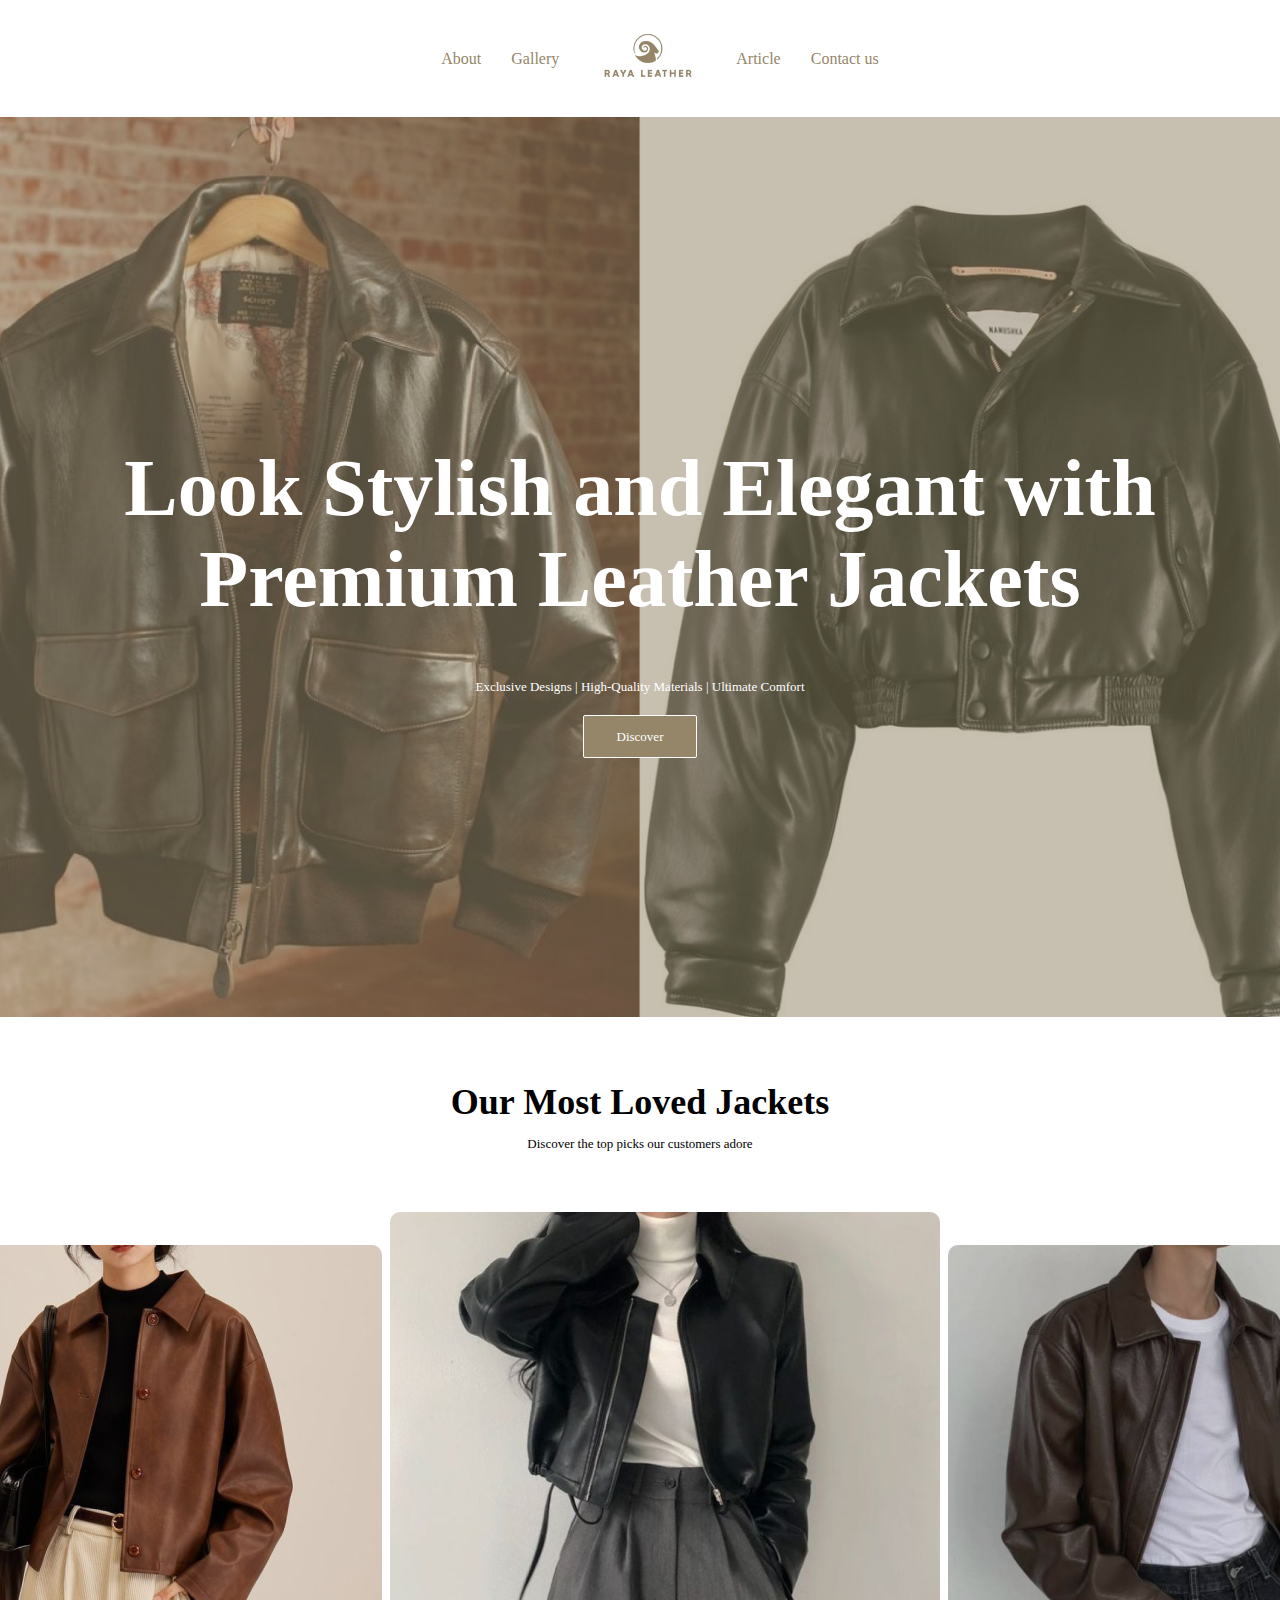
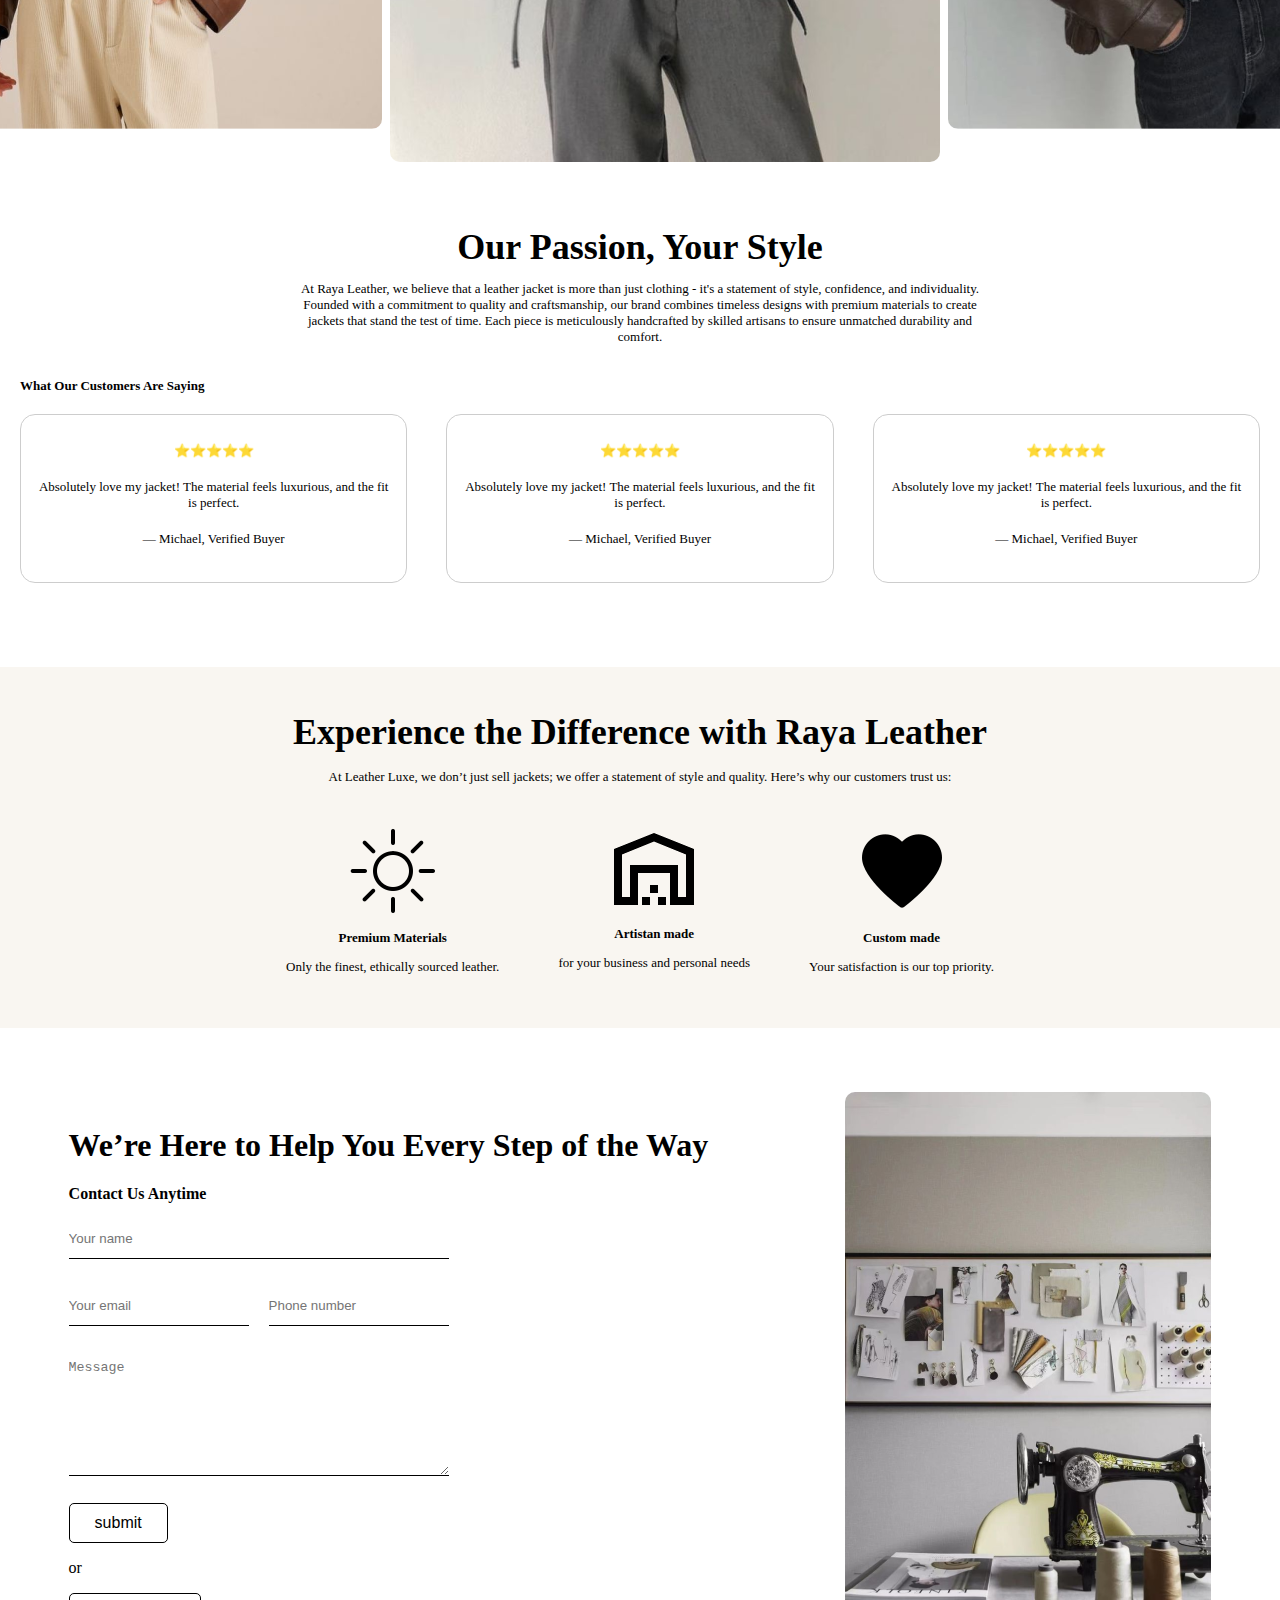
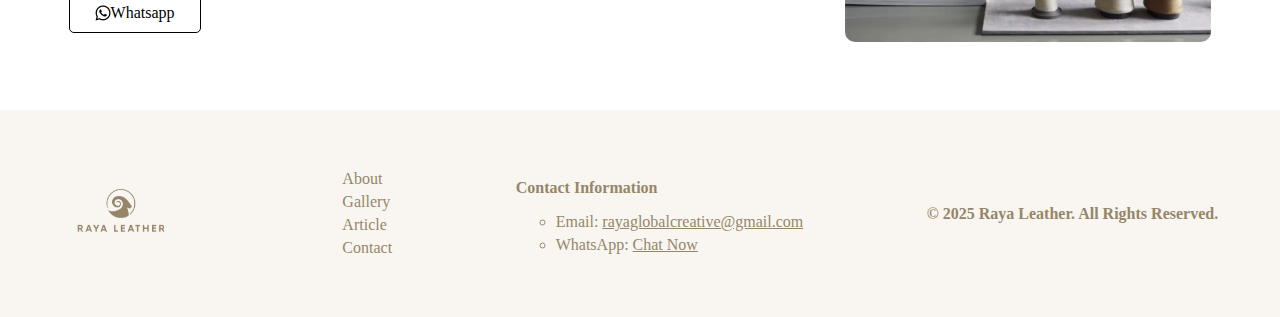
<file: index.html>
<!DOCTYPE html>
<html lang="en">
<head>
    <meta charset="UTF-8">
    <meta name="viewport" content="width=device-width, initial-scale=1.0">
    <title>Raya Leather</title>
    <link rel="icon" type="image/png" href="img/logoaja2.png">
    <link rel="stylesheet" href="styles.css">
    <link rel="icon" type="image/png" href="img/logoaja2.png">
    <!-- icon -->
    <link rel="stylesheet" href="https://fonts.googleapis.com/css2?family=Material+Symbols+Outlined:opsz,wght,FILL,GRAD@24,400,0,0&icon_names=sunny" />
    <link rel="stylesheet" href="https://fonts.googleapis.com/css2?family=Material+Symbols+Outlined:opsz,wght,FILL,GRAD@24,400,0,0&icon_names=menu" />
    <link rel="stylesheet" href="https://fonts.googleapis.com/css2?family=Material+Symbols+Outlined:opsz,wght,FILL,GRAD@24,400,0,0&icon_names=warehouse" />
</head>
<body>

    <header class="header">
        <nav class="container-nav">
            <ul class="ul-nav">
                <li><a href="about.html">About</a></li>
                <li><a href="gallery.html">Gallery</a></li>
                <li class="li-img"><a href="index.html"><img src="img/RAYA logo.png" alt="logo"></a></li>
                <li><a href="article.html">Article</a></li>
                <li><a href="#contact">Contact us</a></li>
            </ul>
            <ul class="ul-nav-menu" id="hamburger">
                <li class="li-img"><a href="index.html"><img src="img/RAYA logo.png" alt="logo"></a></li>
                <li><img src="img/Menu.png" id="menu" alt=""></li>
            </ul>
            <ul class="ul-nav-dn" id="mobileMenu">
                <li><a href="about.html">About</a></li>
                <li><a href="gallery.html">Gallery</a></li>
                <li><a href="article.html">Article</a></li>
                <li><a href="#contact">Contact us</a></li>
            </ul>
        </nav>
    </header>

    <section class="hero">
        <div class="hero-container-content">
            <div class="content">
                <h1>Look Stylish and Elegant with Premium Leather Jackets</h1>
                <p> Exclusive Designs | High-Quality Materials | Ultimate Comfort</p>
                    <a href="#featured">Discover</a>
            </div>
        </div>
    </section>

    <section class="featured" id="featured">
        <div class="container-f">
            <h1>Our Most Loved Jackets</h1>
            <p>Discover the top picks our customers adore</p>
            <div class="img-f">
                <img src="img/f1.png" alt="">
                <img class="img-mid" src="img/f2.png"  alt="">
                <img src="img/f3.png" alt="">
            </div>
        </div>
    </section>

    <section class="About" id="about">
        <div class="container-about">
            <h1>Our Passion, Your Style</h1>
            <p>At Raya Leather, we believe that a leather jacket is more than just clothing - it's a statement of style, confidence, and individuality. Founded with a commitment to quality and craftsmanship, our brand combines timeless designs with premium materials to create jackets that stand the test of time. Each piece is meticulously handcrafted by skilled artisans to ensure unmatched durability and comfort.</p>
        </div>
    </section>

    <section class="testi">
        <div class="container-testi">
            <p class="testi-p">What Our Customers Are Saying</p>
            <div class="reviews">
                <div class="col">
                    <p>⭐️⭐️⭐️⭐️⭐️</p>
                    <p>Absolutely love my jacket! The material feels luxurious, and the fit is perfect.</p>
                    <p>— Michael, Verified Buyer</p>
                </div>
                <div class="col">
                    <p>⭐️⭐️⭐️⭐️⭐️</p>
                    <p>Absolutely love my jacket! The material feels luxurious, and the fit is perfect.</p>
                    <p>— Michael, Verified Buyer</p>
                </div>
                <div class="col">
                    <p>⭐️⭐️⭐️⭐️⭐️</p>
                    <p>Absolutely love my jacket! The material feels luxurious, and the fit is perfect.</p>
                    <p>— Michael, Verified Buyer</p>
                </div>
            </div>
        </div>
    </section>

    <section class="why">
        <div class="container-why">
            <div class="why-title">
                <h1>Experience the Difference with Raya Leather</h1>
                <p>At Leather Luxe, we don’t just sell jackets; we offer a statement of style and quality. Here’s why our customers trust us:</p>
            </div>
            <div class="why-point">
                <div class="why-col">
                    <img src="img/Sun.png" alt="...">
                    <h4>Premium Materials</h4>
                    <p>Only the finest, ethically sourced leather.</p>
                </div>
                <div class="why-col">
                    <img src="img/warehouse.png" alt="...">
                    <h4>Artistan made</h4>
                    <p>for your business and personal needs</p>
                </div>
                <div class="why-col">
                    <img src="img/Love.png" alt="...">
                    <h4>Custom made</h4>
                    <p>Your satisfaction is our top priority.</p>
                </div>
            </div>
        </div>
    </section>

    <section class="Contact" id="contact">
        <div class="container-contact">
            <div class="form-contact">
                <h1>We’re Here to Help You Every Step of the Way</h1>
                <h4>Contact Us Anytime</h4>
                <form action="https://api.web3forms.com/submit" method="POST" class="contact-form">
                    <input type="hidden" name="access_key" value="e10f3ec4-cd03-49b8-b135-738d318ff8ca">
                    <input type="text" name="name" id="name" placeholder="Your name" required>
                    <div class="email-phone">
                        <input type="email" name="email" id="email" placeholder="Your email" required>
                        <input type="text" name="phone" id="phone" placeholder="Phone number" required>
                    </div>
                    <textarea name="Mesaage" id="Message" placeholder="Message" required></textarea>
                    <button type="submit">submit</button>
                </form>
                <p>or</p>
                <div class="wa">
                    <img src="img/WhatsApp.png" alt="">
                    <a href="https://wa.me/message/SSVZIR3A4XA6A1">Whatsapp</a>
                </div>
            </div>
            <div class="img-contact">
                <img src="img/contact.png" alt="...">
            </div>
        </div>
    </section>
    
    <footer>
        <div class="img-footer">
            <a href="index.html"><img src="img/RAYA logo 3.png" alt="..."></a>
        </div>
        <div class="nav-footer">
            <ul>
                <li><a href="about.html">About</a></li>                
                <li><a href="gallery.html">Gallery</a></li>                
                <li><a href="article.html">Article</a></li>                
                <li><a href="#contact">Contact</a></li>                

            </ul>
        </div>
        <div class="contact-footer">
            <h4>Contact Information</h4>
            <ul>
                <li>Email: <a href="#">rayaglobalcreative@gmail.com</a></li>
                <li>WhatsApp: <a href="https://wa.me/message/SSVZIR3A4XA6A1">Chat Now</a></li>
            </ul>
        </div>
        <div class="copyright">
            <p>© 2025 Raya Leather. All Rights Reserved.</p>
        </div>
    </footer>

    <script src="script.js"></script>
</body>
</html>
</file>
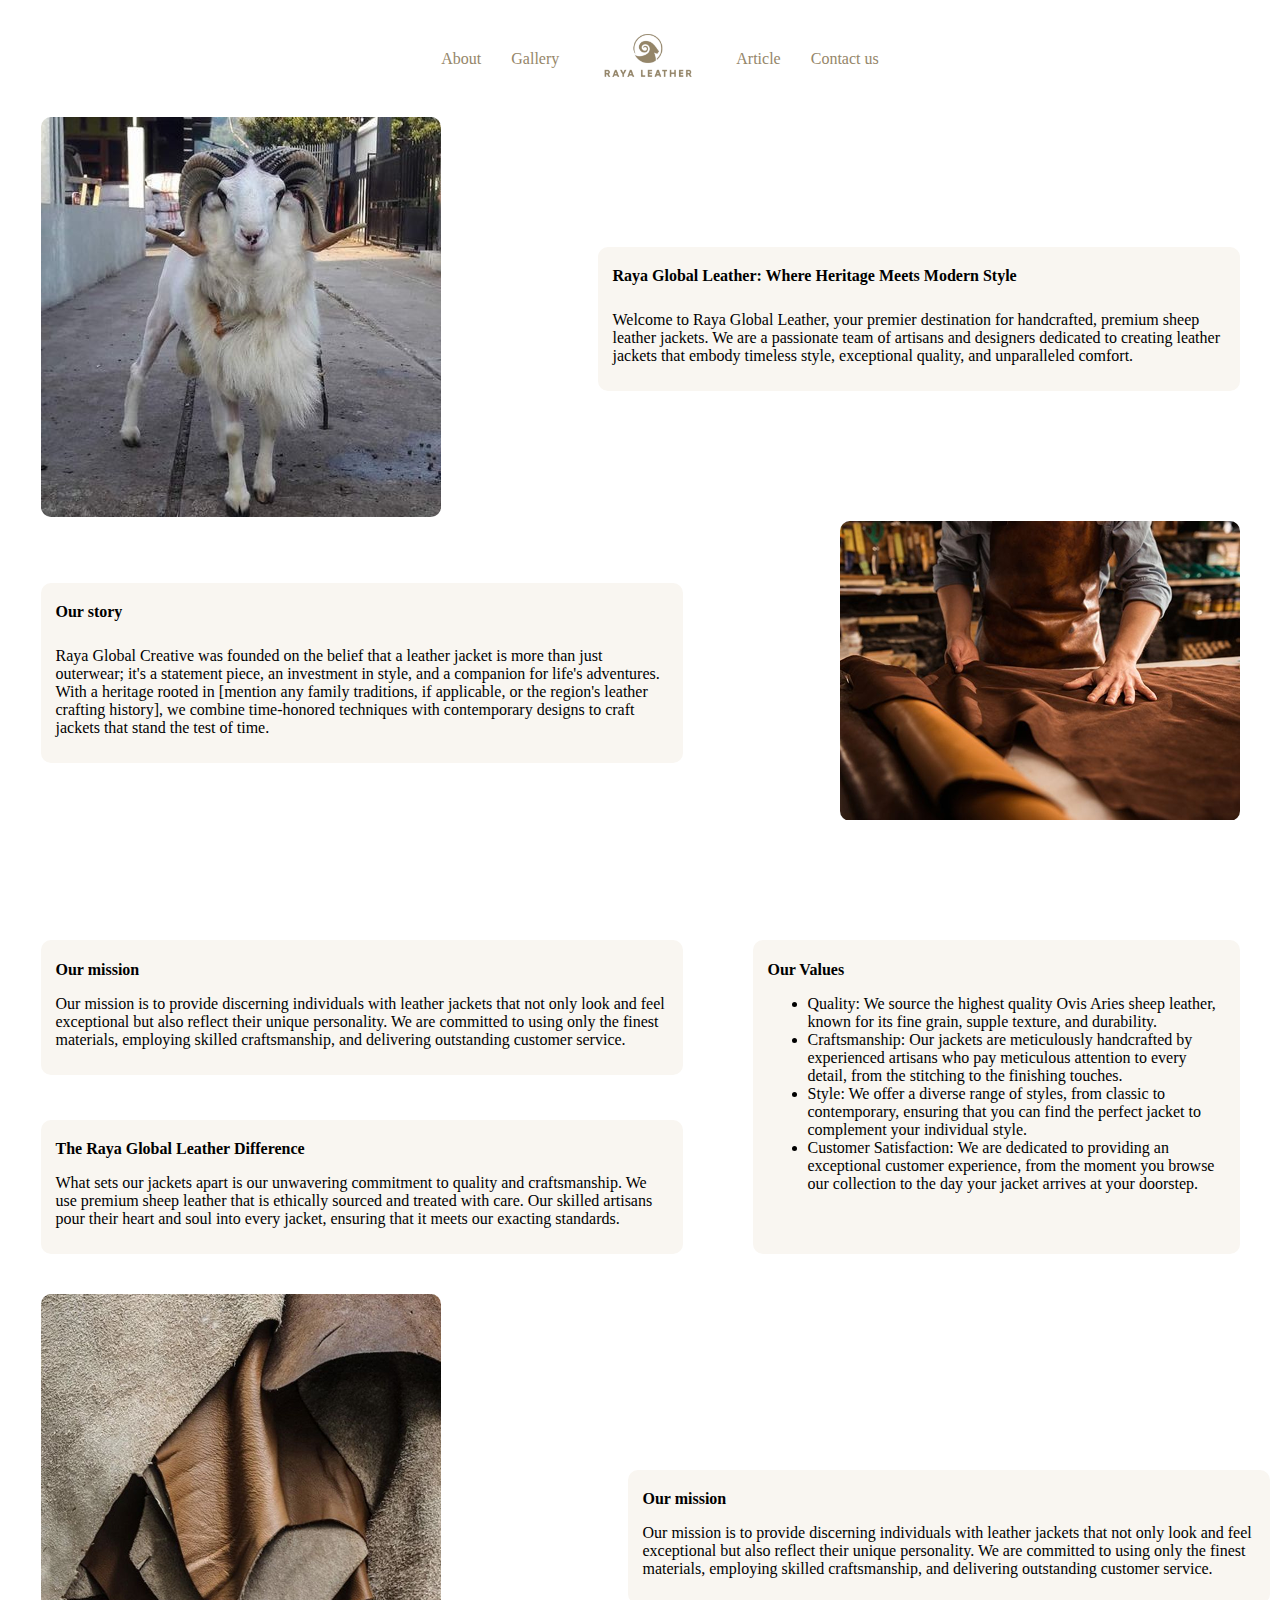
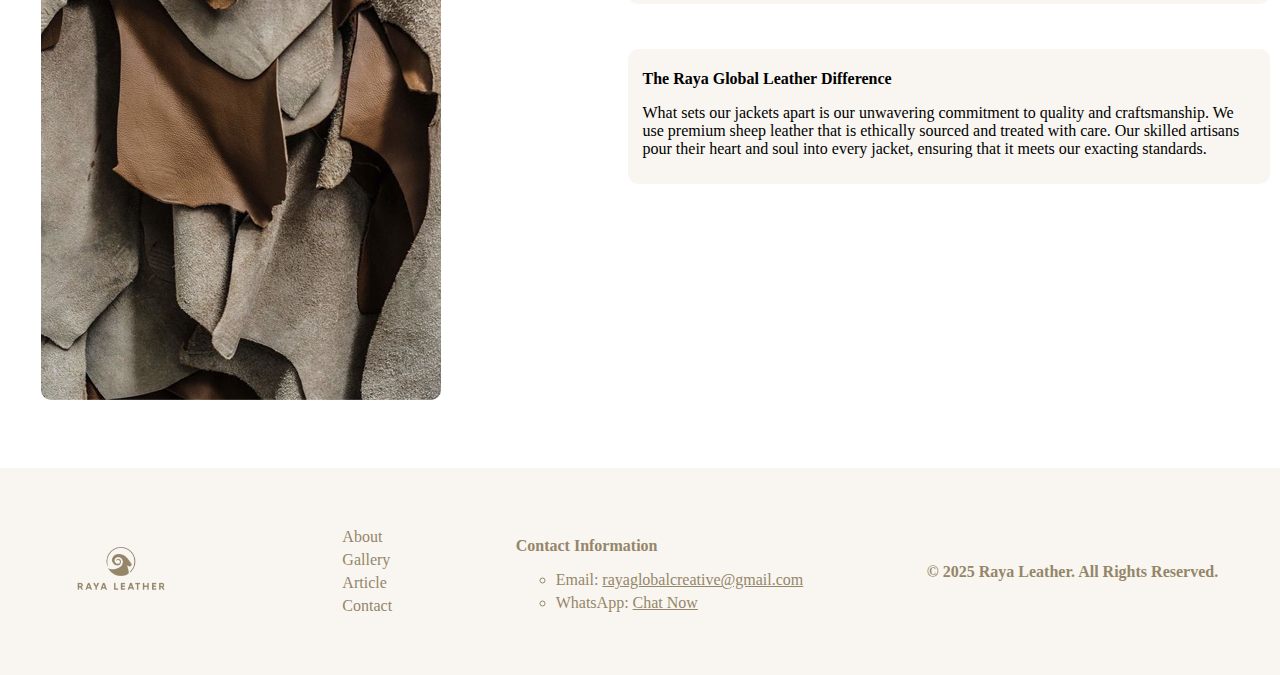
<file: about.html>
<!DOCTYPE html>
<html lang="en">
<head>
    <meta charset="UTF-8">
    <meta name="viewport" content="width=device-width, initial-scale=1.0">
    <title>Raya Leather</title>
    <link rel="stylesheet" href="styles.css">
    <link rel="icon" type="image/png" href="img/logoaja2.png">
        <!-- icon -->
        <link rel="stylesheet" href="https://fonts.googleapis.com/css2?family=Material+Symbols+Outlined:opsz,wght,FILL,GRAD@24,400,0,0&icon_names=sunny" />
        <link rel="stylesheet" href="https://fonts.googleapis.com/css2?family=Material+Symbols+Outlined:opsz,wght,FILL,GRAD@24,400,0,0&icon_names=menu" />
</head>
<body>
    <header class="header">
        <nav class="container-nav">
            <ul class="ul-nav">
                <li><a href="about.html">About</a></li>
                <li><a href="gallery.html">Gallery</a></li>
                <li class="li-img"><a href="index.html"><img src="img/RAYA logo.png" alt="logo"></a></li>
                <li><a href="article.html">Article</a></li>
                <li><a href="index.html">Contact us</a></li>
            </ul>
            <ul class="ul-nav-menu" id="hamburger">
                <li class="li-img"><a href="index.html"><img src="img/RAYA logo.png" alt="logo"></a></li>
                <li><span class="material-symbols-outlined" id="menu">
                    menu
                    </span></li>
            </ul>
            <ul class="ul-nav-dn" id="mobileMenu">
                <li><a href="about.html">About</a></li>
                <li><a href="gallery.html">Gallery</a></li>
                <li><a href="article.html">Article</a></li>
                <li><a href="index.html">Contact us</a></li>
            </ul>
        </nav>
    </header>

    <section class="aboutus">
        <div class="container-aboutus">
            <div class="aboutus-container1">
                <div class="aboutus-img1">
                    <img src="img/aboutus1.png" alt="...">
                </div>
                <div class="aboutus-p1">
                    <h1>Raya Global Leather: Where Heritage Meets Modern Style</h1>
                    <p>Welcome to Raya Global Leather, your premier destination for handcrafted, premium sheep leather jackets. We are a passionate team of artisans and designers dedicated to creating leather jackets that embody timeless style, exceptional quality, and unparalleled comfort.</p>
                </div>
            </div>
            <div class="aboutus-container2">
                <div class="aboutus-p2">
                    <h1>Our story</h1>
                    <p>Raya Global Creative was founded on the belief that a leather jacket is more than just outerwear; it's a statement piece, an investment in style, and a companion for life's adventures. With a heritage rooted in [mention any family traditions, if applicable, or the region's leather crafting history], we combine time-honored techniques with contemporary designs to craft jackets that stand the test of time.</p>
                </div>
                <div class="aboutus-img2">
                    <img src="img/aboutus2.png" alt="...">
                </div>
            </div>
            <div class="aboutus-container3">
                <div class="p-container">
                    <div class="aboutus-p3">
                        <h1>Our mission</h1>
                        <p>Our mission is to provide discerning individuals with leather jackets that not only look and feel exceptional but also reflect their unique personality. We are committed to using only the finest materials, employing skilled craftsmanship, and delivering outstanding customer service.</p>
                    </div>
                    <div class="aboutus-p4">
                        <h1>The Raya Global Leather Difference</h1>
                        <p>What sets our jackets apart is our unwavering commitment to quality and craftsmanship. We use premium sheep leather that is ethically sourced and treated with care. Our skilled artisans pour their heart and soul into every jacket, ensuring that it meets our exacting standards.</p>
                    </div>
                </div>
                <div class="aboutus-p5">
                    <h1>Our Values</h1>
                    <ul>
                        <li>Quality: We source the highest quality Ovis Aries sheep leather, known for its fine grain, supple texture, and durability.</li>
                        <li>Craftsmanship: Our jackets are meticulously handcrafted by experienced artisans who pay meticulous attention to every detail, from the stitching to the finishing touches.</li>
                        <li>Style: We offer a diverse range of styles, from classic to contemporary, ensuring that you can find the perfect jacket to complement your individual style.</li>
                        <li>Customer Satisfaction: We are dedicated to providing an exceptional customer experience, from the moment you browse our collection to the day your jacket arrives at your doorstep.</li>
                    </ul>
                </div>
            </div>
            <div class="aboutus-container4">
                <div class="aboutus-img3">
                    <img src="img/aboutus3.png" alt="...">
                </div>
                <div class="p-container">
                    <div class="aboutus-p6">
                        <h1>Our mission</h1>
                        <p>Our mission is to provide discerning individuals with leather jackets that not only look and feel exceptional but also reflect their unique personality. We are committed to using only the finest materials, employing skilled craftsmanship, and delivering outstanding customer service.</p>
                    </div>
                    <div class="aboutus-p7">
                        <h1>The Raya Global Leather Difference</h1>
                        <p>What sets our jackets apart is our unwavering commitment to quality and craftsmanship. We use premium sheep leather that is ethically sourced and treated with care. Our skilled artisans pour their heart and soul into every jacket, ensuring that it meets our exacting standards.</p>
                    </div>
                </div>            
            </div>
        </div>
    </section>
    
    <footer>
        <div class="img-footer">
            <a href="index.html"><img src="img/RAYA logo 3.png" alt="..."></a>
        </div>
        <div class="nav-footer">
            <ul>
                <li><a href="about.html">About</a></li>                
                <li><a href="gallery.html">Gallery</a></li>                
                <li><a href="article.html">Article</a></li>                
                <li><a href="index.html">Contact</a></li>                

            </ul>
        </div>
        <div class="contact-footer">
            <h4>Contact Information</h4>
            <ul>
                <li>Email: <a href="#">rayaglobalcreative@gmail.com</a></li>
                <li>WhatsApp: <a href="https://wa.me/message/SSVZIR3A4XA6A1">Chat Now</a></li>
            </ul>
        </div>
        <div class="copyright">
            <p>© 2025 Raya Leather. All Rights Reserved.</p>
        </div>
    </footer>
    <script src="script.js"></script>
</body>
</html>
</file>
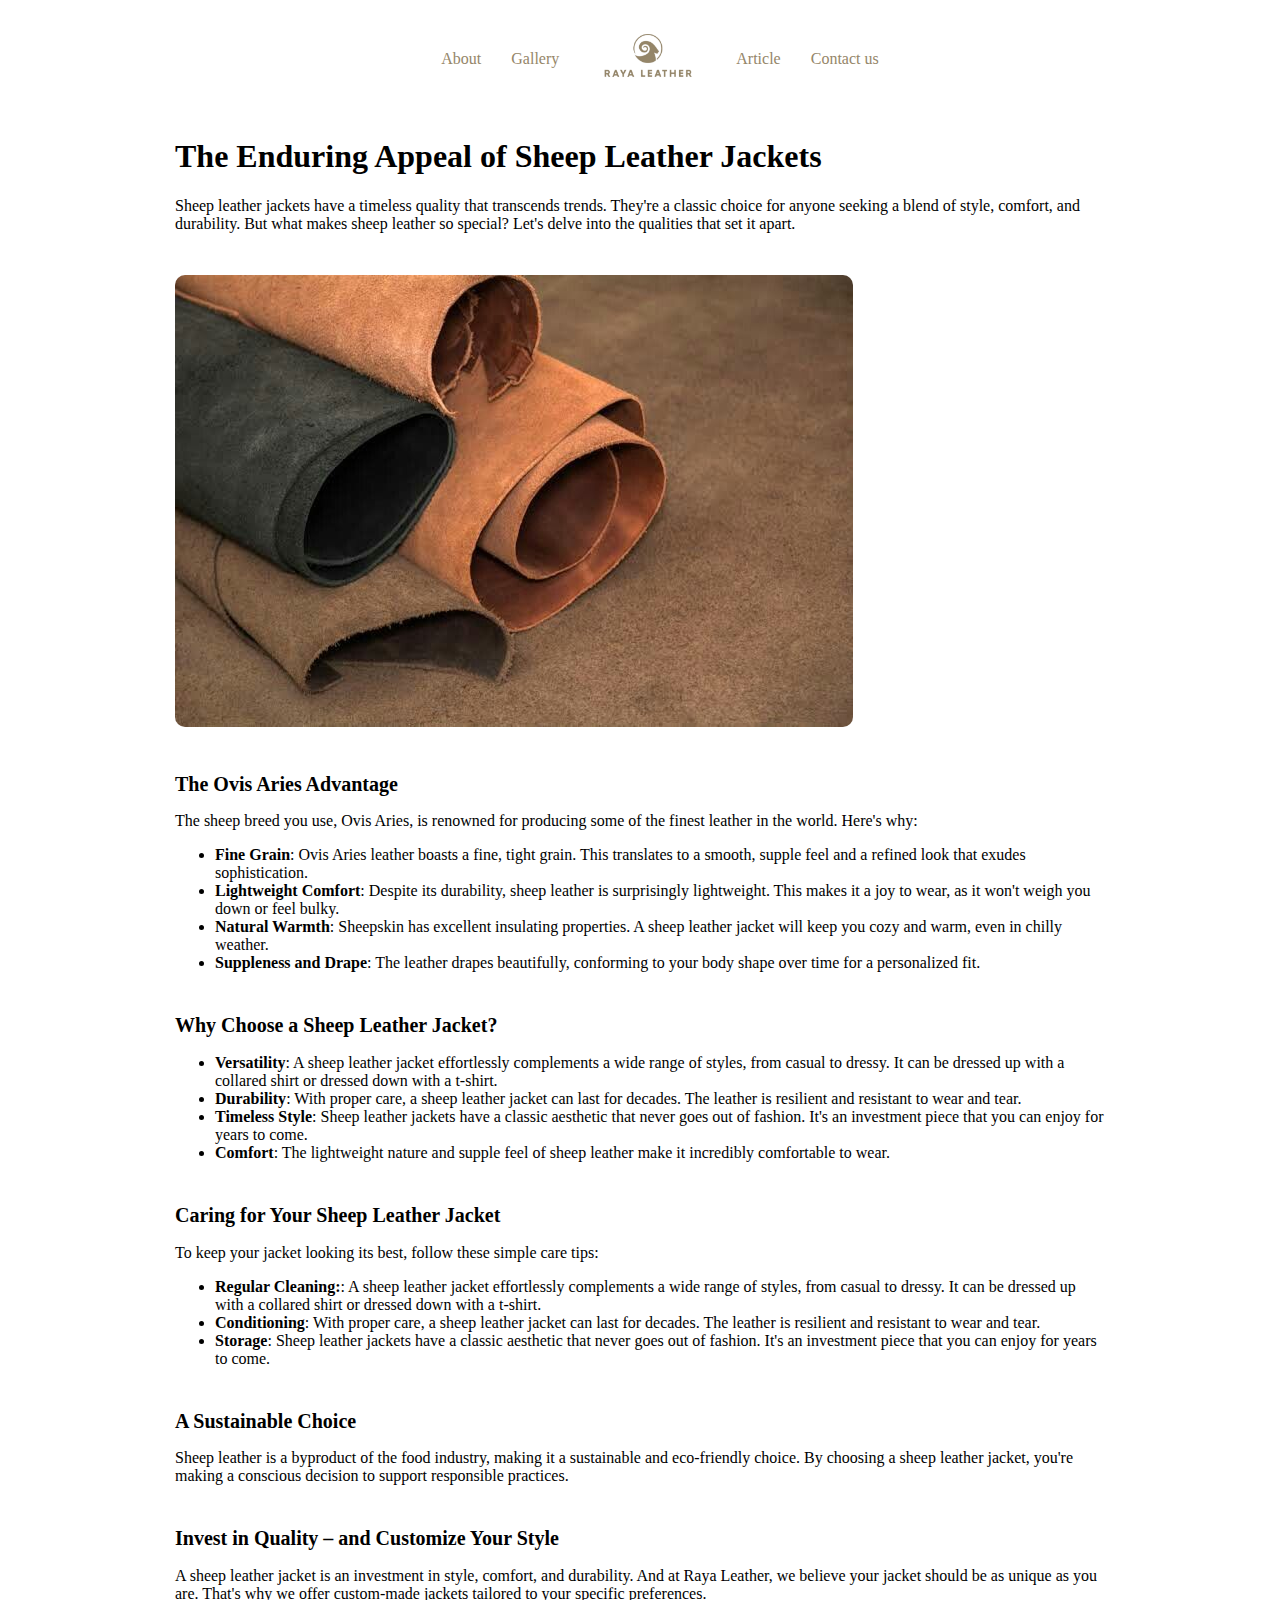
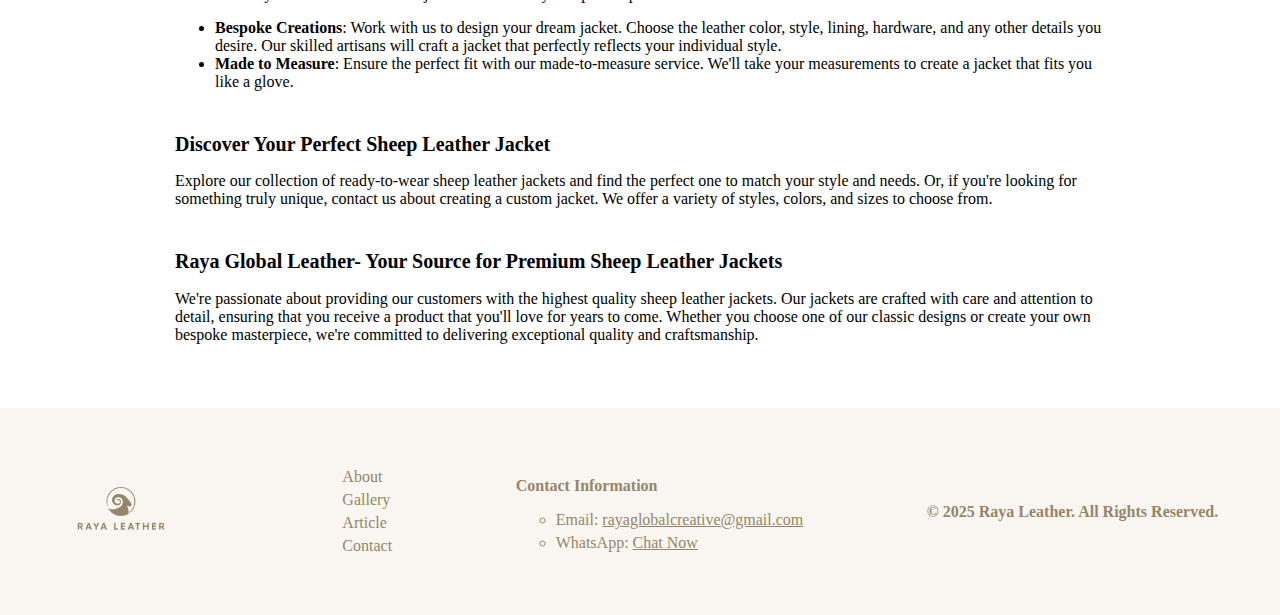
<file: article-content.html>
<!DOCTYPE html>
<html lang="en">
<head>
    <meta charset="UTF-8">
    <meta name="viewport" content="width=device-width, initial-scale=1.0">
    <title>Raya Leather</title>
    <link rel="stylesheet" href="styles.css">
    <link rel="icon" type="image/png" href="img/logoaja2.png">
    <link rel="stylesheet" href="https://fonts.googleapis.com/css2?family=Material+Symbols+Outlined:opsz,wght,FILL,GRAD@24,400,0,0&icon_names=sunny" />
    <link rel="stylesheet" href="https://fonts.googleapis.com/css2?family=Material+Symbols+Outlined:opsz,wght,FILL,GRAD@24,400,0,0&icon_names=menu" />
</head>
<body>

    <header class="header">
        <nav class="container-nav">
            <ul class="ul-nav">
                <li><a href="about.html">About</a></li>
                <li><a href="gallery.html">Gallery</a></li>
                <li class="li-img"><a href="index.html"><img src="img/RAYA logo.png" alt="logo"></a></li>
                <li><a href="article.html">Article</a></li>
                <li><a href="index.html">Contact us</a></li>
            </ul>
            <ul class="ul-nav-menu" id="hamburger">
                <li class="li-img"><a href="index.html"><img src="img/RAYA logo.png" alt="logo"></a></li>
                <li><span class="material-symbols-outlined" id="menu">
                    menu
                    </span></li>
            </ul>
            <ul class="ul-nav-dn" id="mobileMenu">
                <li><a href="about.html">About</a></li>
                <li><a href="gallery.html">Gallery</a></li>
                <li><a href="article.html">Article</a></li>
                <li><a href="index.html">Contact us</a></li>
            </ul>
        </nav>
    </header>

    <div class="article-container">
        <div class="article-p1">
            <h1>The Enduring Appeal of Sheep Leather Jackets</h1>
            <p>Sheep leather jackets have a timeless quality that transcends trends. They're a classic choice for anyone seeking a blend of style, comfort, and durability. But what makes sheep leather so special? Let's delve into the qualities that set it apart.</p>
        </div>
        <div class="article-img">
            <img src="img/article.png" alt="...">
        </div>
        <div class="article-p1">
            <h2>The Ovis Aries Advantage</h2>
            <p>The sheep breed you use, Ovis Aries, is renowned for producing some of the finest leather in the world. Here's why:</p>
            <ul>
                <li><span>Fine Grain</span>: Ovis Aries leather boasts a fine, tight grain. This translates to a smooth, supple feel and a refined look that exudes sophistication.</li>
                <li><span>Lightweight Comfort</span>: Despite its durability, sheep leather is surprisingly lightweight. This makes it a joy to wear, as it won't weigh you down or feel bulky.</li>
                <li><span>Natural Warmth</span>: Sheepskin has excellent insulating properties. A sheep leather jacket will keep you cozy and warm, even in chilly weather.</li>
                <li><span>Suppleness and Drape</span>: The leather drapes beautifully, conforming to your body shape over time for a personalized fit.</li>
            </ul>
        </div>
        <div class="article-p1">
            <h2>Why Choose a Sheep Leather Jacket?</h2>
            <ul>
                <li><span>Versatility</span>: A sheep leather jacket effortlessly complements a wide range of styles, from casual to dressy. It can be dressed up with a collared shirt or dressed down with a t-shirt.</li>
                <li><span>Durability</span>: With proper care, a sheep leather jacket can last for decades. The leather is resilient and resistant to wear and tear.</li>
                <li><span>Timeless Style</span>: Sheep leather jackets have a classic aesthetic that never goes out of fashion. It's an investment piece that you can enjoy for years to come.</li>
                <li><span>Comfort</span>: The lightweight nature and supple feel of sheep leather make it incredibly comfortable to wear.</li>
            </ul>
        </div>
        <div class="article-p1">
            <h2>Caring for Your Sheep Leather Jacket</h2>
            <p>To keep your jacket looking its best, follow these simple care tips:</p>
            <ul>
                <li><span>Regular Cleaning:</span>: A sheep leather jacket effortlessly complements a wide range of styles, from casual to dressy. It can be dressed up with a collared shirt or dressed down with a t-shirt.</li>
                <li><span>Conditioning</span>: With proper care, a sheep leather jacket can last for decades. The leather is resilient and resistant to wear and tear.</li>
                <li><span>Storage</span>: Sheep leather jackets have a classic aesthetic that never goes out of fashion. It's an investment piece that you can enjoy for years to come.</li>
            </ul>
        </div>
        <div class="article-p1">
            <h2>A Sustainable Choice</h2>
            <p>Sheep leather is a byproduct of the food industry, making it a sustainable and eco-friendly choice. By choosing a sheep leather jacket, you're making a conscious decision to support responsible practices.</p>
        </div>
        <div class="article-p1">
            <h2>Invest in Quality – and Customize Your Style</h2>
            <p>A sheep leather jacket is an investment in style, comfort, and durability. And at Raya Leather, we believe your jacket should be as unique as you are. That's why we offer custom-made jackets tailored to your specific preferences.</p>
            <ul>
                <li><span>Bespoke Creations</span>: Work with us to design your dream jacket. Choose the leather color, style, lining, hardware, and any other details you desire. Our skilled artisans will craft a jacket that perfectly reflects your individual style.</li>
                <li><span>Made to Measure</span>: Ensure the perfect fit with our made-to-measure service. We'll take your measurements to create a jacket that fits you like a glove.</li>
            </ul>
        </div>
        <div class="article-p1">
            <h2>Discover Your Perfect Sheep Leather Jacket</h2>
            <p>Explore our collection of ready-to-wear sheep leather jackets and find the perfect one to match your style and needs. Or, if you're looking for something truly unique, contact us about creating a custom jacket. We offer a variety of styles, colors, and sizes to choose from.</p>
        </div>
        <div class="article-p1">
            <h2>Raya Global Leather- Your Source for Premium Sheep Leather Jackets</h2>
            <p>We're passionate about providing our customers with the highest quality sheep leather jackets. Our jackets are crafted with care and attention to detail, ensuring that you receive a product that you'll love for years to come. Whether you choose one of our classic designs or create your own bespoke masterpiece, we're committed to delivering exceptional quality and craftsmanship.</p>
        </div>
    </div>

    <footer>
        <div class="img-footer">
            <a href="index.html"><img src="img/RAYA logo 3.png" alt="..."></a>
        </div>
        <div class="nav-footer">
            <ul>
                <li><a href="about.html">About</a></li>                
                <li><a href="gallery.html">Gallery</a></li>                
                <li><a href="article.html">Article</a></li>                
                <li><a href="index.html">Contact</a></li>                

            </ul>
        </div>
        <div class="contact-footer">
            <h4>Contact Information</h4>
            <ul>
                <li>Email: <a href="#">rayaglobalcreative@gmail.com</a></li>
                <li>WhatsApp: <a href="https://wa.me/message/SSVZIR3A4XA6A1">Chat Now</a></li>
            </ul>
        </div>
        <div class="copyright">
            <p>© 2025 Raya Leather. All Rights Reserved.</p>
        </div>
    </footer>

    <script src="script.js"></script>
</body>
</html>
</file>
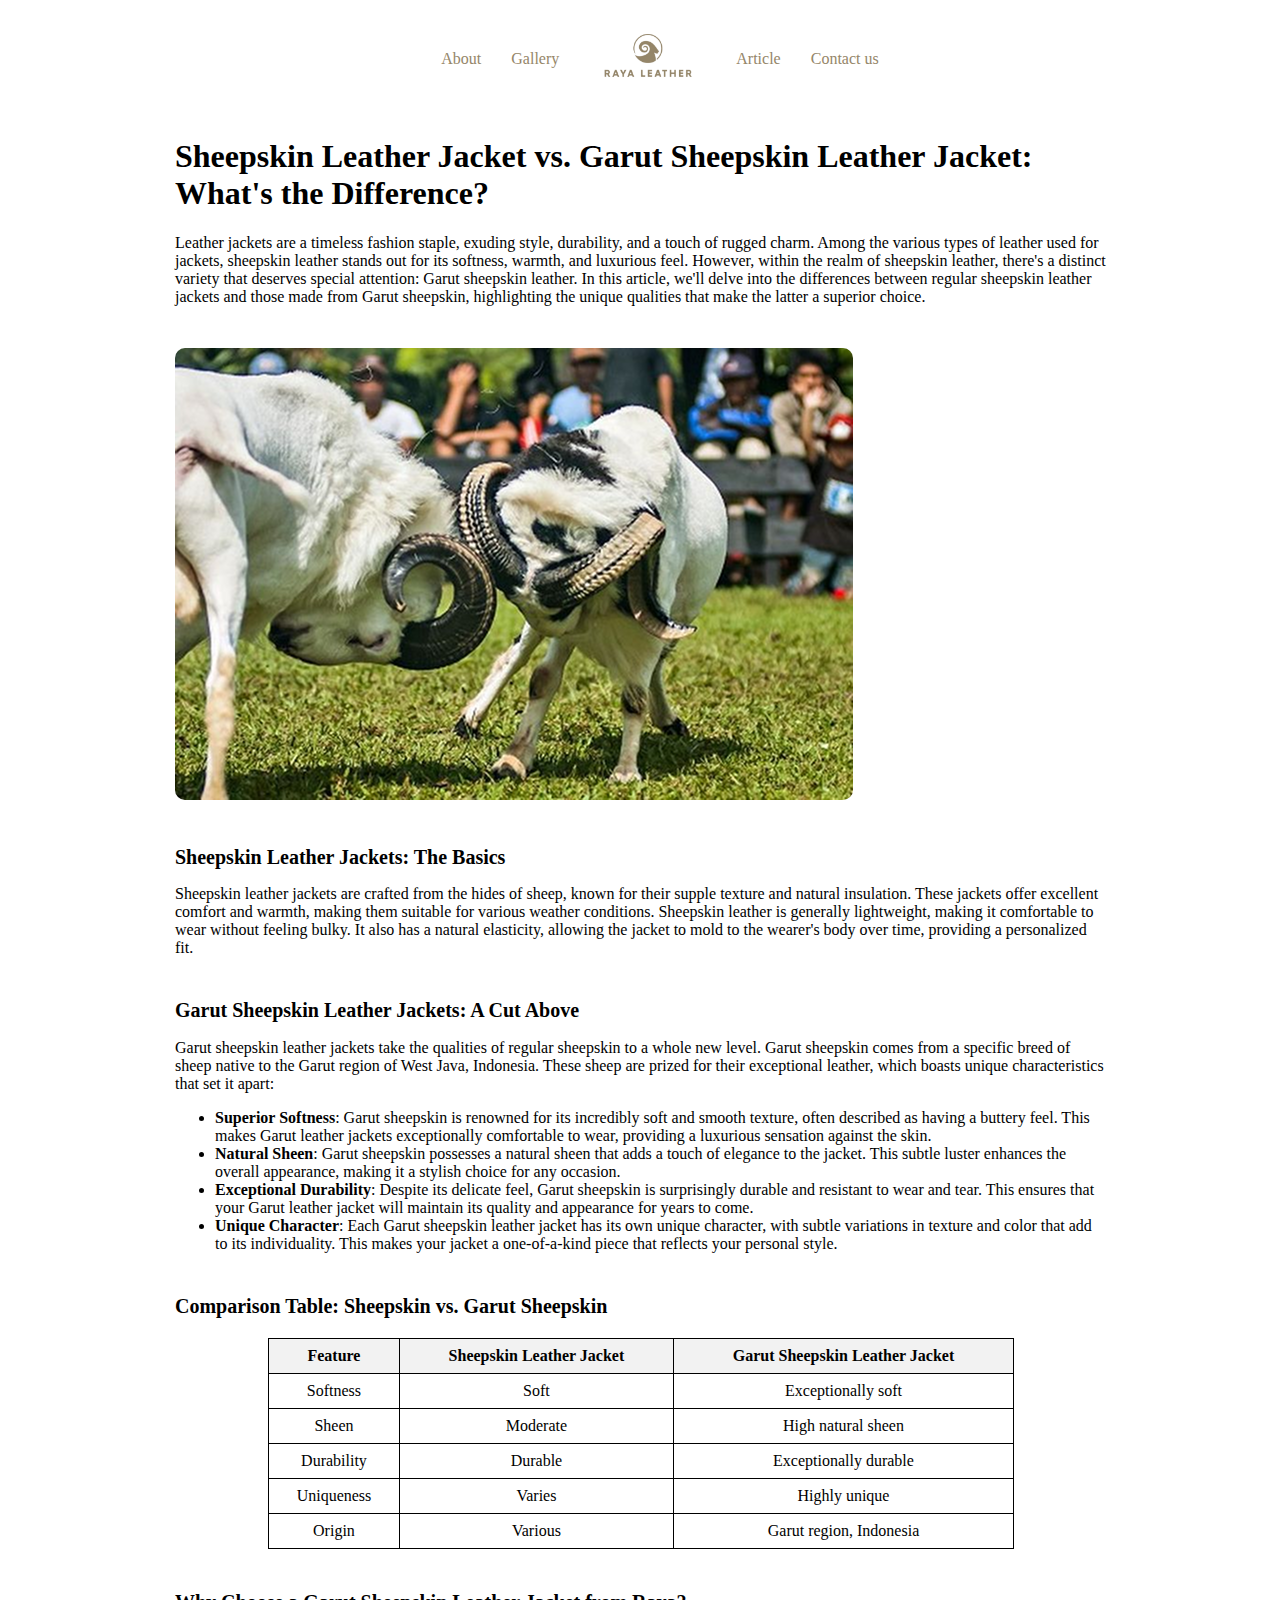
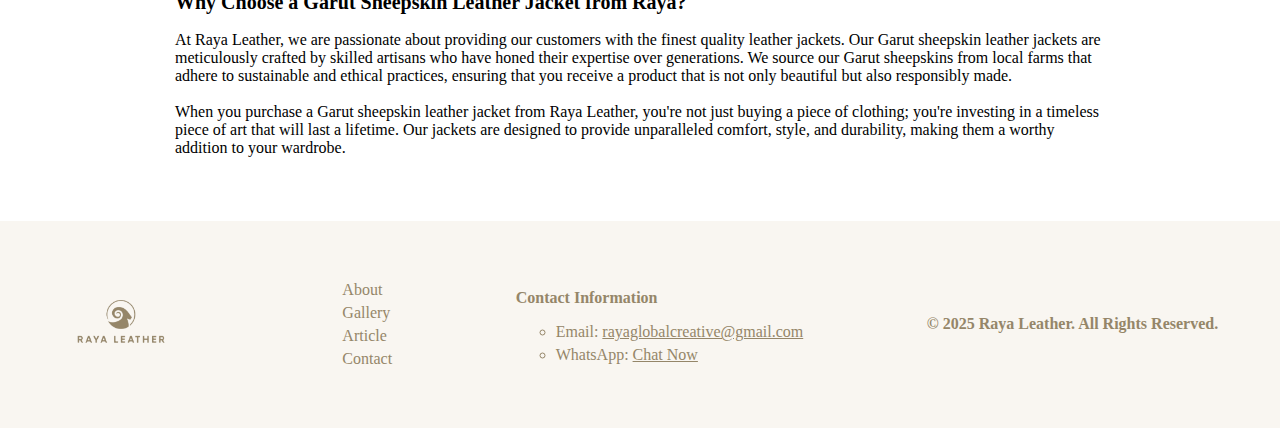
<file: article-content2.html>
<!DOCTYPE html>
<html lang="en">
<head>
    <meta charset="UTF-8">
    <meta name="viewport" content="width=device-width, initial-scale=1.0">
    <title>Raya Leather</title>
    <link rel="stylesheet" href="styles.css">
    <link rel="icon" type="image/png" href="img/logoaja2.png">
    <link rel="stylesheet" href="https://fonts.googleapis.com/css2?family=Material+Symbols+Outlined:opsz,wght,FILL,GRAD@24,400,0,0&icon_names=sunny" />
    <link rel="stylesheet" href="https://fonts.googleapis.com/css2?family=Material+Symbols+Outlined:opsz,wght,FILL,GRAD@24,400,0,0&icon_names=menu" />
</head>
<body>

    <header class="header">
        <nav class="container-nav">
            <ul class="ul-nav">
                <li><a href="about.html">About</a></li>
                <li><a href="gallery.html">Gallery</a></li>
                <li class="li-img"><a href="index.html"><img src="img/RAYA logo.png" alt="logo"></a></li>
                <li><a href="article.html">Article</a></li>
                <li><a href="index.html">Contact us</a></li>
            </ul>
            <ul class="ul-nav-menu" id="hamburger">
                <li class="li-img"><a href="index.html"><img src="img/RAYA logo.png" alt="logo"></a></li>
                <li><span class="material-symbols-outlined" id="menu">
                    menu
                    </span></li>
            </ul>
            <ul class="ul-nav-dn" id="mobileMenu">
                <li><a href="about.html">About</a></li>
                <li><a href="gallery.html">Gallery</a></li>
                <li><a href="article.html">Article</a></li>
                <li><a href="index.html">Contact us</a></li>
            </ul>
        </nav>
    </header>

    <div class="article-container">
        <div class="article-p1">
            <h1>Sheepskin Leather Jacket vs. Garut Sheepskin Leather Jacket: What's the Difference?</h1>
            <p>Leather jackets are a timeless fashion staple, exuding style, durability, and a touch of rugged charm. Among the various types of leather used for jackets, sheepskin leather stands out for its softness, warmth, and luxurious feel. However, within the realm of sheepskin leather, there's a distinct variety that deserves special attention: Garut sheepskin leather. In this article, we'll delve into the differences between regular sheepskin leather jackets and those made from Garut sheepskin, highlighting the unique qualities that make the latter a superior choice.</p>
        </div>
        <div class="article-img">
            <img src="img/article2.png" alt="...">
        </div>
        <div class="article-p1">
            <h2>Sheepskin Leather Jackets: The Basics</h2>
            <p>Sheepskin leather jackets are crafted from the hides of sheep, known for their supple texture and natural insulation. These jackets offer excellent comfort and warmth, making them suitable for various weather conditions. Sheepskin leather is generally lightweight, making it comfortable to wear without feeling bulky. It also has a natural elasticity, allowing the jacket to mold to the wearer's body over time, providing a personalized fit.</p>
        </div>
        <div class="article-p1">
            <h2>Garut Sheepskin Leather Jackets: A Cut Above</h2>
            <p>Garut sheepskin leather jackets take the qualities of regular sheepskin to a whole new level. Garut sheepskin comes from a specific breed of sheep native to the Garut region of West Java, Indonesia. These sheep are prized for their exceptional leather, which boasts unique characteristics that set it apart:</p>
            <ul>
                <li><span>Superior Softness</span>: Garut sheepskin is renowned for its incredibly soft and smooth texture, often described as having a buttery feel. This makes Garut leather jackets exceptionally comfortable to wear, providing a luxurious sensation against the skin.</li>
                <li><span>Natural Sheen</span>: Garut sheepskin possesses a natural sheen that adds a touch of elegance to the jacket. This subtle luster enhances the overall appearance, making it a stylish choice for any occasion.</li>
                <li><span>Exceptional Durability</span>: Despite its delicate feel, Garut sheepskin is surprisingly durable and resistant to wear and tear. This ensures that your Garut leather jacket will maintain its quality and appearance for years to come.</li>
                <li><span>Unique Character</span>: Each Garut sheepskin leather jacket has its own unique character, with subtle variations in texture and color that add to its individuality. This makes your jacket a one-of-a-kind piece that reflects your personal style.</li>
            </ul>
        </div>
        <div class="article-p1">
            <h2>Comparison Table: Sheepskin vs. Garut Sheepskin</h2>
            <table>
                <thead>
                    <tr>
                        <th>Feature</th>
                        <th>Sheepskin Leather Jacket</th>
                        <th>Garut Sheepskin Leather Jacket</th>
                    </tr>
                </thead>
                <tbody>
                    <tr>
                        <td>Softness</td>
                        <td>Soft</td>
                        <td>Exceptionally soft</td>
                    </tr>
                    <tr>
                        <td>Sheen</td>
                        <td>Moderate</td>
                        <td>High natural sheen</td>
                    </tr>
                    <tr>
                        <td>Durability</td>
                        <td>Durable</td>
                        <td>Exceptionally durable</td>
                    </tr>
                    <tr>
                        <td>Uniqueness</td>
                        <td>Varies</td>
                        <td>Highly unique</td>
                    </tr>
                    <tr>
                        <td>Origin</td>
                        <td>Various</td>
                        <td>Garut region, Indonesia</td>
                    </tr>
                </tbody>
            </table>
        </div>
        <div class="article-p1">
            <h2>Why Choose a Garut Sheepskin Leather Jacket from Raya?</h2>
            <p>At Raya Leather, we are passionate about providing our customers with the finest quality leather jackets. Our Garut sheepskin leather jackets are meticulously crafted by skilled artisans who have honed their expertise over generations. We source our Garut sheepskins from local farms that adhere to sustainable and ethical practices, ensuring that you receive a product that is not only beautiful but also responsibly made.<br><br>When you purchase a Garut sheepskin leather jacket from Raya Leather, you're not just buying a piece of clothing; you're investing in a timeless piece of art that will last a lifetime. Our jackets are designed to provide unparalleled comfort, style, and durability, making them a worthy addition to your wardrobe.
                </p>
        </div>
    </div>

    <footer>
        <div class="img-footer">
            <a href="index.html"><img src="img/RAYA logo 3.png" alt="..."></a>
        </div>
        <div class="nav-footer">
            <ul>
                <li><a href="about.html">About</a></li>                
                <li><a href="gallery.html">Gallery</a></li>                
                <li><a href="article.html">Article</a></li>                
                <li><a href="index.html">Contact</a></li>                

            </ul>
        </div>
        <div class="contact-footer">
            <h4>Contact Information</h4>
            <ul>
                <li>Email: <a href="#">rayaglobalcreative@gmail.com</a></li>
                <li>WhatsApp: <a href="https://wa.me/message/SSVZIR3A4XA6A1">Chat Now</a></li>
            </ul>
        </div>
        <div class="copyright">
            <p>© 2025 Raya Leather. All Rights Reserved.</p>
        </div>
    </footer>

    <script src="script.js"></script>
</body>
</html>
</file>
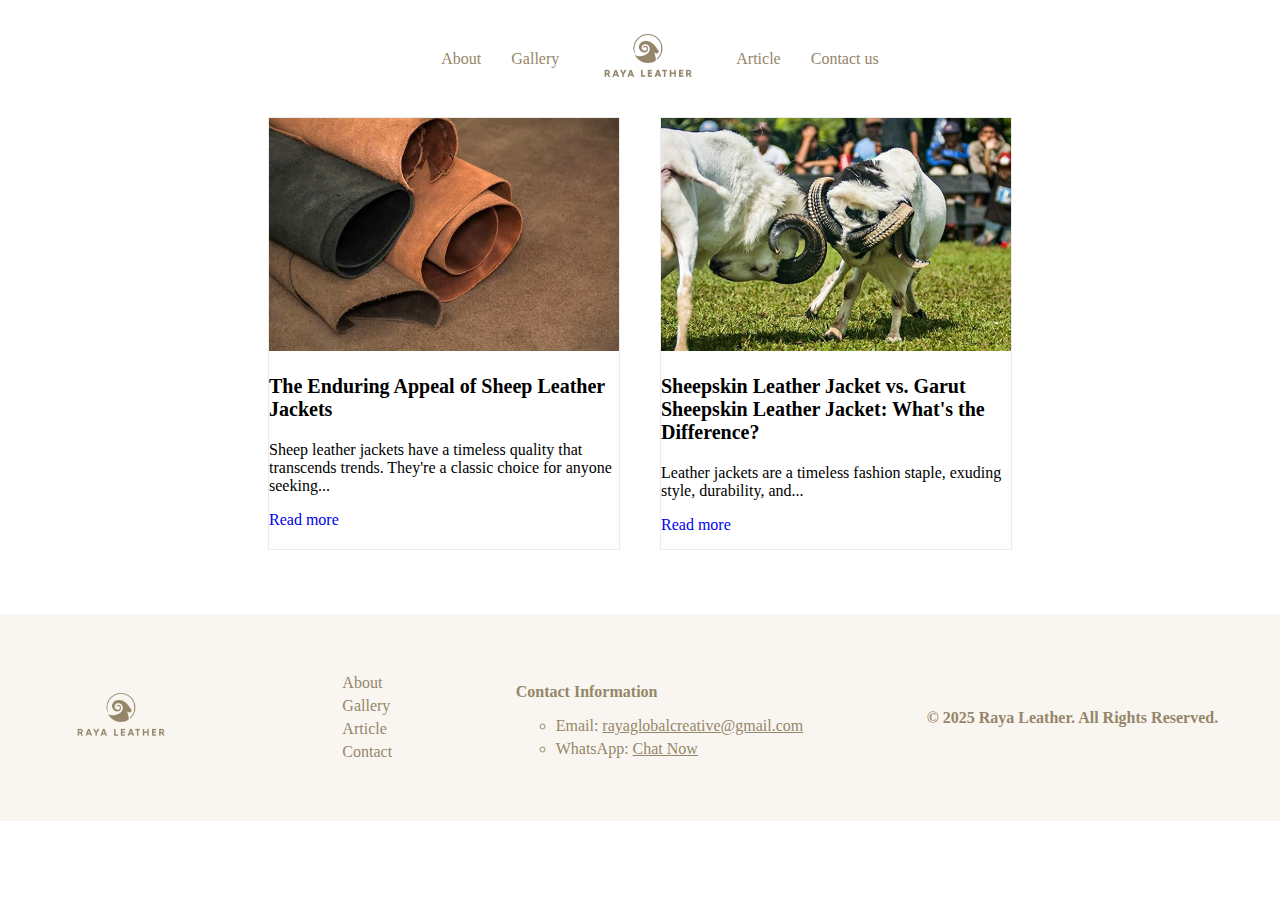
<file: article.html>
<!DOCTYPE html>
<html lang="en">
<head>
    <meta charset="UTF-8">
    <meta name="viewport" content="width=device-width, initial-scale=1.0">
    <title>Raya Leather</title>
    <link rel="stylesheet" href="styles.css">
    <link rel="icon" type="image/png" href="img/logoaja2.png">
    <link rel="stylesheet" href="https://fonts.googleapis.com/css2?family=Material+Symbols+Outlined:opsz,wght,FILL,GRAD@24,400,0,0&icon_names=sunny" />
    <link rel="stylesheet" href="https://fonts.googleapis.com/css2?family=Material+Symbols+Outlined:opsz,wght,FILL,GRAD@24,400,0,0&icon_names=menu" />
</head>
<body>

    <header class="header">
        <nav class="container-nav">
            <ul class="ul-nav">
                <li><a href="about.html">About</a></li>
                <li><a href="gallery.html">Gallery</a></li>
                <li class="li-img"><a href="index.html"><img src="img/RAYA logo.png" alt="logo"></a></li>
                <li><a href="article.html">Article</a></li>
                <li><a href="index.html">Contact us</a></li>
            </ul>
            <ul class="ul-nav-menu" id="hamburger">
                <li class="li-img"><a href="index.html"><img src="img/RAYA logo.png" alt="logo"></a></li>
                <li><span class="material-symbols-outlined" id="menu">
                    menu
                    </span></li>
            </ul>
            <ul class="ul-nav-dn" id="mobileMenu">
                <li><a href="about.html">About</a></li>
                <li><a href="gallery.html">Gallery</a></li>
                <li><a href="article.html">Article</a></li>
                <li><a href="index.html">Contact us</a></li>
            </ul>
        </nav>
    </header>

    <div class="article">
        <div class="article-content">
            <img src="img/article.png" alt="">
            <h3>The Enduring Appeal of Sheep Leather Jackets</h3>
            <p>Sheep leather jackets have a timeless quality that transcends trends. They're a classic choice for anyone seeking...</p>
            <a href="article-content.html">Read more</a>
        </div>
        <div class="article-content">
            <img src="img/article2.png" alt="">
            <h3>Sheepskin Leather Jacket vs. Garut Sheepskin Leather Jacket: What's the Difference?</h3>
            <p>Leather jackets are a timeless fashion staple, exuding style, durability, and...</p>
            <a href="article-content2.html">Read more</a>
        </div>
    </div>

    <footer>
        <div class="img-footer">
            <a href="index.html"><img src="img/RAYA logo 3.png" alt="..."></a>
        </div>
        <div class="nav-footer">
            <ul>
                <li><a href="about.html">About</a></li>                
                <li><a href="gallery.html">Gallery</a></li>                
                <li><a href="article.html">Article</a></li>                
                <li><a href="index.html">Contact</a></li>                

            </ul>
        </div>
        <div class="contact-footer">
            <h4>Contact Information</h4>
            <ul>
                <li>Email: <a href="#">rayaglobalcreative@gmail.com</a></li>
                <li>WhatsApp: <a href="https://wa.me/message/SSVZIR3A4XA6A1">Chat Now</a></li>
            </ul>
        </div>
        <div class="copyright">
            <p>© 2025 Raya Leather. All Rights Reserved.</p>
        </div>
    </footer>

    <script src="script.js"></script>
</body>
</html>
</file>
<file: styles.css>
* html, body{
    padding: 0;
    margin: 0;
}

.container-nav{
    display: flex;
    height: 117px;
    justify-content: center;
    align-items: center;
    gap: 30px;

}
.ul-nav{
    display: flex;
    align-items: center;
    list-style-type: none;
    font-size: 16px;
    gap: 30px; 
    color: #958669;
}
.ul-nav-menu, #menu{
    display: none;
}
.ul-nav-dn{
    display: none;
    flex-direction: column;
    position: absolute;
    top: 60px;
    left: 0;
    width: 100%;
    background-color: #f8f4ee;
    border-top: 1px solid #ddd;
    padding: 1rem 0;
}
.ul-nav-dn a{
    text-decoration: none;
    color: #333;
    font-size: 1rem;
    padding: 0.5rem 2rem;
}

.ul-nav a{
    color: #958669;
    text-decoration: none;
    transition: 0.3s;
}
.ul-nav a:hover{
    color: #544c3d;
}
.li-img{
    width: 117px;
    height: auto;
    list-style-type: none;
}
.li-img img{
    height: 117px;
}
.hero{
    width: 100%;
    margin-bottom: 64px;
}
.hero-container{
    display: flex;
    column-count: 2;
}
.hero-img{
    width: 100%;
    background-color: #958669;
}
.hero-container-content{
    background-image: url('img/heroo.png');
    background-repeat: no-repeat;
    background-position: top;
    background-size: cover;
    background-color: #958669;
    height: 100vh;
    width: 100%;
    display: flex;
    justify-content: center;
    align-items: center;

}
.content{
    text-align: center;
    color: white;
}
.content h1{
    font-size: 80px;
}
.content p{
    font-size: 13px;
    margin-top: 32px;
    margin-bottom: 32px;
}
.content a{
    font-size: 13px;
    color: white;
    background-color: #958669;
    text-decoration: none;
    padding: 13px 33px;
    border: 1px solid white;
    border-radius: 2px;
    transition: 0.4s;
}
.content a:hover{
    background-color: #82755b;
    border: 1px solid #d8d8d8;
}
.featured{
    width: 100%;
    margin-bottom: 64px
}
.container-f{
    width: 100%;
    text-align: center; 
}
.container-f h1{
    font-size: 36px;
    margin-bottom: 10px;
}
.container-f p{
    font-size: 13px;
    margin-bottom: 60px;
}
.img-f{
    display:flex ;
    justify-content: center;
    align-items: center;
    gap: 8px;
}
.img-f img{
    border-radius: 10px;
    transition: transform 0.3s ease;
}
.img-f img:hover{
    transform: scale(1.05);
}
.about{
    width: 100%;
    margin-bottom: 64px;
}
.container-about{
    text-align: center;
}
.container-about h1{
    font-size: 36px;
    margin-bottom: 13px;
}
.container-about p{
    font-size: 13px;
    max-width: 700px;
    margin: 0 auto;
}
.testi{
    width: 100%;
    font-size: 13px;
    margin-bottom: 64px;
}
.container-testi{
    margin: 0 auto;
    padding: 20px;
    
}
.testi-p{
    font-weight: 600
}
.container-testi p{
    margin-bottom: 20px;
}
.reviews{
    display: flex;
    justify-content: center;
    text-align: center;
    gap: 39px;
}
.col{
    border: 1px solid #cdcdcd;
    border-radius: 15px;
    padding: 15px;
}
.why{
    width: 100%;
    background-color: #F9F6F1;
    margin-bottom: 64px;
}
.container-why{
    text-align: center;
    padding: 20px;
}
.why-title{
    max-width: 700px;
    margin: 0 auto;
    margin-bottom: 16px;
}
.why-title h1{
    font-size: 36px;
    margin-bottom: 16px;
}
.why-title p{
    font-size: 13px;
}
.why-point{
    display: flex;
    gap: 59px;
    padding: 20px 0;
    justify-content: center;
}
.why-point h4{
    font-size: 13px;
    margin: 5px 0;
}
.why-point p{
    font-size: 13px;
}
.contact{
    width: 100%;
}
.container-contact{
    display: flex;
    justify-content: space-around;
    align-items: center;
}
.form-contact h1{
    margin-bottom: 16px;
}
.form-contact h4{
    margin-bottom: 16px;
}
.contact-form{
    display: flex;
    flex-direction: column;
    width: 380px;
    margin-bottom: 16px;
}
.email-phone{
    width: 380px;
    display: flex;
    justify-content: space-between;
}
.email-phone input{
    width: 180px;
}
.contact-form button{
    width: fit-content;
    padding: 10px 25px;
    font-size: 16px;
    border-radius: 5px;
    border: 1px solid #000;
    background-color: #ffff;
    cursor: pointer;
    transition: 0.2s;
}
.contact-form button:hover{
    background-color: #F9F6F1;
}
.contact-form input{
    margin-bottom: 27px;
    border: none;
    outline: none;
    border-bottom: 1px solid #000;
    padding: 7px 0;
    height: 25px;
}
.contact-form textarea{
    margin-bottom: 27px;
    border: none;
    border-bottom: 1px solid #000;
    padding: 7px 0;
    height: 108px;
}
.form-contact p{
    font-size: 16px;
    margin-bottom: 16px;
}
.wa{
    display: flex;
    align-items: center;
    padding: 10px 25px;
    border: 1px solid #000;
    border-radius: 5px;
    font-size: 16px;
    width: fit-content;
    transition: 0.2s;
    cursor: pointer;
}
.wa img{
    width: 16px;
    height: auto;
}
.wa a{
    color: #000;
    text-decoration: none;
}
.img-contact img{
    border-radius: 10px;
}
.wa:hover{
    background-color: #F9F6F1;
}
footer{
    margin-top: 64px;
    width: 100%;
    display: flex;
    background-color: #F9F6F1;
    justify-content: space-around;
    align-items: center;
    height: 207px;
}
footer img{
    width: 117px;
    height: auto;
}
footer .nav-footer a{
    text-decoration: none;
}
footer ul li{
    list-style-type: none;
    margin-bottom: 5px;
    color: #958669;
}
footer ul li a{
    color: #958669;
}
footer .contact-footer h4{
    margin-bottom: 10px;
    color: #958669;

}
footer .contact-footer ul li{
    list-style-type: circle;
}
footer .copyright{
    font-weight: 700;
    color: #958669;
}
/* Gallery Page */
.gallery{
    width: 100%;
    margin-top: 53px;
}
.gall-container{
    width: 100%;
}
.gall-row{
    width: 100%;
    display: flex;
    justify-content: center;
    gap: 45px;
    margin: 53px 0;
}
.gall-col{
    display: flex;
    justify-content: center;
    align-items: center;
    width: 281px;
    height: 369px;
    background-color: #F9F6F1;
    border-radius: 10px;
}
.gall-col img{
    height: 300px;
    width: 250px;
    border-radius: 10px;
    transition: 0.3s;
}
.gall-col img:hover{
    transform: scale(1.1);
}

/* aboutus Page */
.aboutus{
    display: flex;
    justify-content: center;
}
.aboutus-container1{
    display: flex;
    align-items: center;
    justify-content: space-between;
    width: 1199px;
}
.aboutus-img1 img{
    border-radius: 10px;
}
.aboutus-p1{
    width: 612px;
    padding: 10px 15px;
    border-radius: 10px;
    background-color: #F9F6F1;
}
.aboutus-p1 h1{
    font-size: 16px;
    margin-bottom: 26px;
}
.aboutus-container2{
    display: flex;
    align-items: center;
    justify-content: space-between;
    width: 1199px;
    margin-bottom: 115px;
}
.aboutus-p2{
    width: 612px;
    padding: 10px 15px;
    border-radius: 10px;
    background-color: #F9F6F1;
}
.aboutus-p2 h1{
    font-size: 16px;
    margin-bottom: 26px;
}
.aboutus-img2 img{
    border-radius: 10px;
}
.aboutus-container3{
    display: flex;
    justify-content: space-between;
    width: 1199px;
    margin-bottom: 40px;
}
.p-container{
    width: 612px;

}
.aboutus-p3{
    width: 612px;
    padding: 10px 15px;
    border-radius: 10px;
    background-color: #F9F6F1;
    margin-bottom: 45px;
}
.aboutus-p3 h1{
    font-size: 16px;
    margin-bottom: 16px;
}
.aboutus-p4{
    width: 612px;
    padding: 10px 15px;
    border-radius: 10px;
    background-color: #F9F6F1;
}
.aboutus-p4 h1{
    font-size: 16px;
    margin-bottom: 16px;
}
.aboutus-p5{
    width: 519px;
    padding: 10px 15px;
    border-radius: 10px;
    background-color: #F9F6F1;
    margin-left: 100px;
}
.aboutus-p5 h1{
    font-size: 16px;
    margin-bottom: 16px;
}
.aboutus-container4{
    display: flex;
    justify-content: space-between;
    align-items: center;
    width: 1199px;
}
.aboutus-img3 img{
    border-radius: 10px;
}
.aboutus-p6{
    width: 612px;
    padding: 10px 15px;
    border-radius: 10px;
    background-color: #F9F6F1;
    margin-bottom: 45px;
}
.aboutus-p6 h1{
    font-size: 16px;
}
.aboutus-p7{
    width: 612px;
    padding: 10px 15px;
    border-radius: 10px;
    background-color: #F9F6F1;
    margin-bottom: 45px;
}
.aboutus-p7 h1{
    font-size: 16px;
}
/* article */
.article{
    width: 100%;
    display: flex;
    justify-content: center;
}
.article-content{
    width: 350px;
    border:#EBEBEB solid 1px ;
    margin: 0 20px;
    padding-bottom: 15px;
}
.article-content img{
    width: 350px;
}
.article-content h3{
    font-size: 20px;
}
.article-content p{
    font-size: 16px;
}
.article-content a{
    font-size: 16px;
    text-decoration: none;
}
table {
    width: 80%;
    border-collapse: collapse;
    margin: 20px auto;
}
th, td {
    border: 1px solid black;
    padding:  8px;
    text-align: center;
}
th {
    background-color: #f2f2f2;
}
/* article content */
.article-container{
    width: fit-content;
    margin-left: 175px;
}
.article-p1{
    width: 932px;
    margin-bottom: 42px;
}
.article-p1 h1{
    font-size: 32px;
}
.article-p1 p{
    font-size: 16px;
}
.article-img{
    margin-bottom: 42px;
}
.article-img img{
    border-radius: 10px;
}
.article-p1 h2{
    font-size: 20px;
}
.article-p1 ul li span{
    font-weight: 600;
}

@media (max-width: 450px){
    .container-nav{
        height: 85px;
        justify-content: space-between;
    }
    .ul-nav{
        display: none;
    }
    .ul-nav-menu, #menu{
        display: flex;
        align-items: center;
        justify-content: space-between;
        list-style-type: none;
        color: #958669;
        width: 100%;
    }
    .ul-nav-dn{
        display: none;
        z-index: 1;
    }
    .ul-nav-dn li{
        margin: 5px 0;
    }
    .ul-nav-dn li a{
        color: #958669;

    }
    .active{
        display: flex;
    }
    .li-img img{
        width: 85px;
        height: auto;
    }
    .hero{
        margin-bottom: 21px;
    }
    .content{
        width: 410px;
    }
    .content h1{
        font-size: 32px;
    }
    .featured{
        margin-bottom: 21px;
    }
    .container-f{
        width: 410px;
    }
    .container-f h1 {
        font-size: 32px;
    }
    .img-f{
        width: 425px;
    }
    .img-f img{
        height: 142px;
    }
    .img-f .img-mid img{
        height: 198px;
    }
    .about{
        width: 407px;
    }
    .about h1{
        font-size: 32px;
    }
    .why-title{
        width: 410px;
    }
    .why-title h1{
        font-size: 32px;
    }
    .why-point{
        display: inline-block;
    }
    .Contact{
        display: flex;
        justify-content: center;
        width: 100%;
    }
    .form-contact{
        margin-left: 30px;
    }
    .form-contact h1{
        font-size: 32px;
    }
    .img-contact {
        display: none;
    }
    .img-footer{
        height: 117px;
        width: auto;
    }
    .nav-footer, .contact-footer{
        display: none;
    }
    /* about page */
    .aboutus{
        display: flex;
        justify-content: center;
    }
    .container-aboutus{
        width: 390px;
    }
    .aboutus-container1, .aboutus-container2, .aboutus-container3, .aboutus-container4{
        width: 390px;
        display: inline-block;
        margin-bottom: 30px;
    }
    .aboutus-img1 img{
        width: 290px;
        margin-bottom: 30px;
    }
    .aboutus-p1, .aboutus-p2{
        width: fit-content;
    }
    .aboutus-img2 img{
        width: 290px;
        margin-top: 30px;
    }
    .p-container{
        width: 390px;
        
    }
    .p-container, .aboutus-p3, .aboutus-p4, .aboutus-p6, .aboutus-p7{
        width: fit-content;
    }
    .aboutus-p5{
        margin: 0;
        margin-top: 30px;
        width: fit-content;
    }
    .aboutus-img3 img{
        width: 290px;
        margin: 30px 0;
    }
    /* article */
    .article{
        display: inline-block;
    }
    .article-content{
        margin: 21px 0;
    }
    /* article content */
    .article-container{
        margin: 0;
        margin-left: 30px;
    }
    .article-p1{
        width: 370px;
    }
    .article-p1 h1{
        font-size: 24px;
    }
    .article-img img{
        width: 290px;
    }
    .gallery{
        margin-top: 16px;
        width: 100%;
        display: flex;
        justify-content: center;
    }
    .gall-container{
        margin-left: 30px;
    }
    .gall-row{
        display: inline-block;
        width: 281px;
        margin: 0;
    }
    .gall-col{
        margin: 16px 0;
    }
}
</file>
